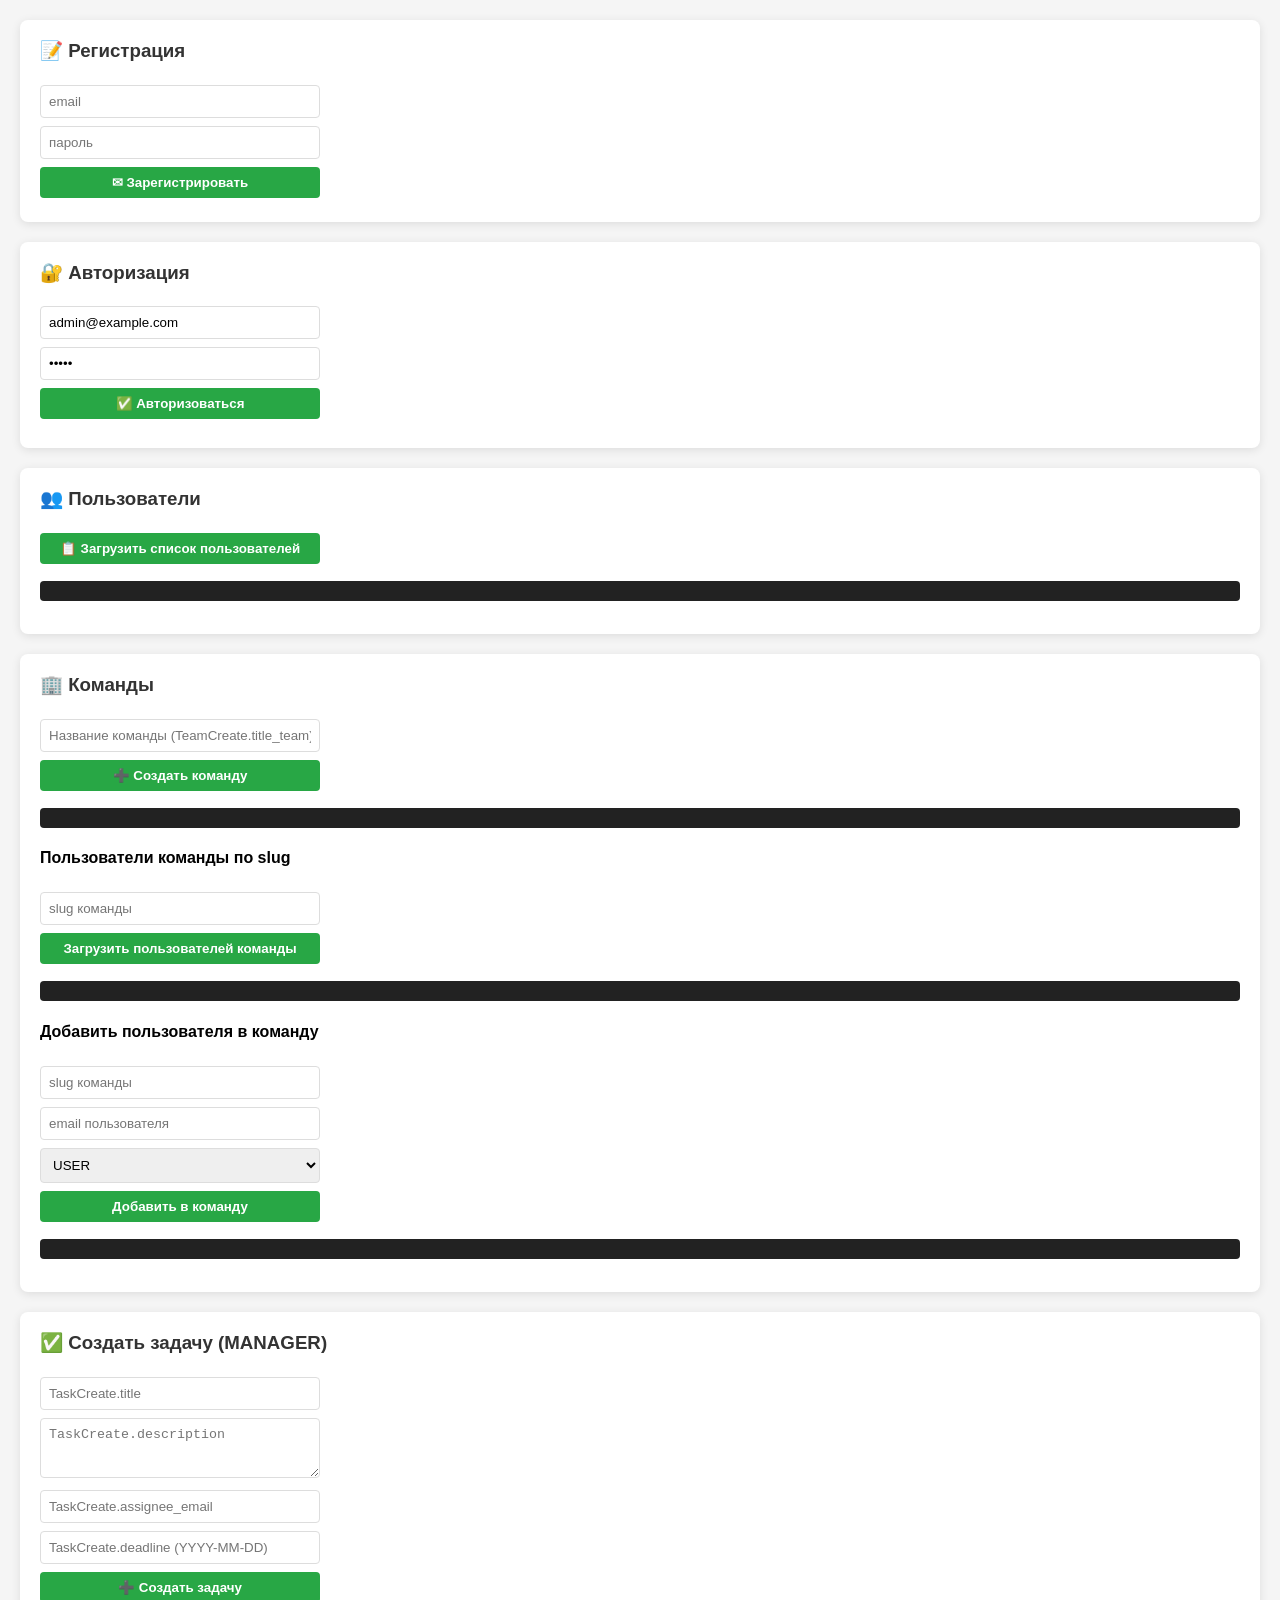
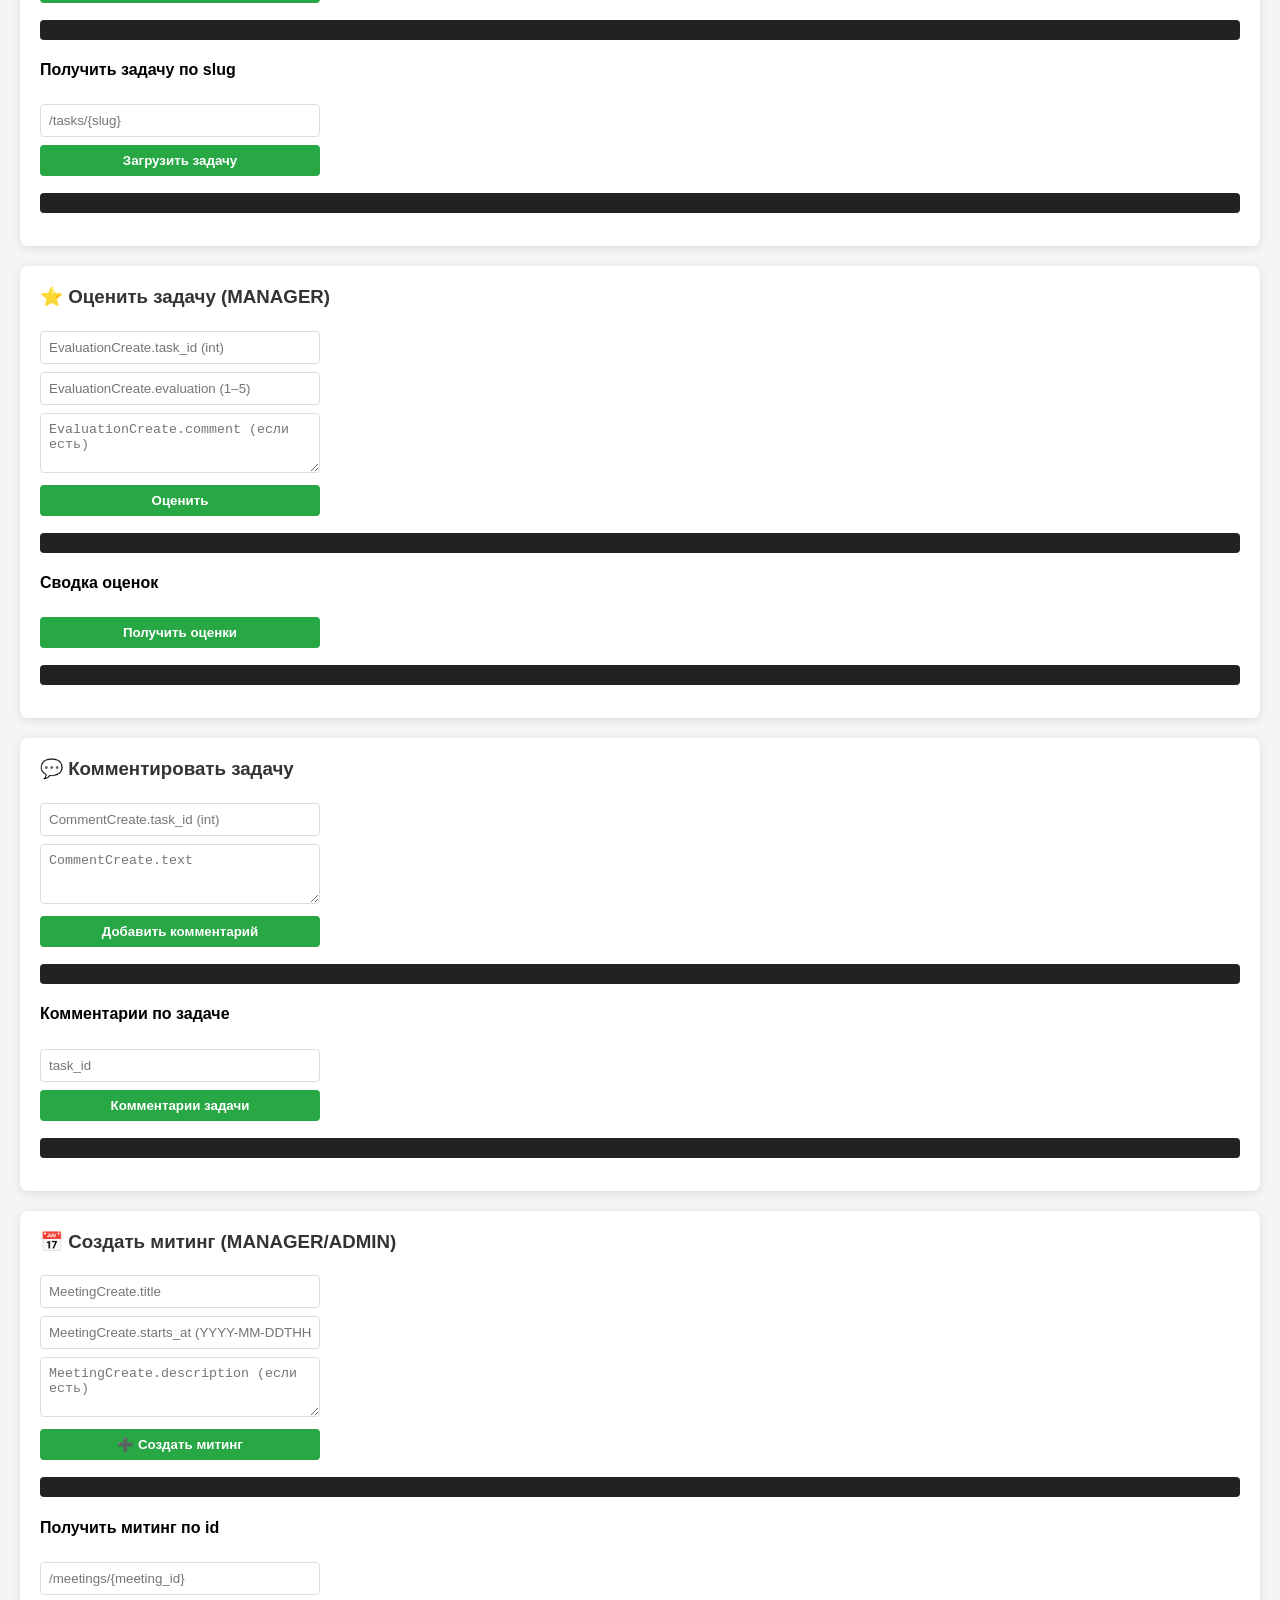
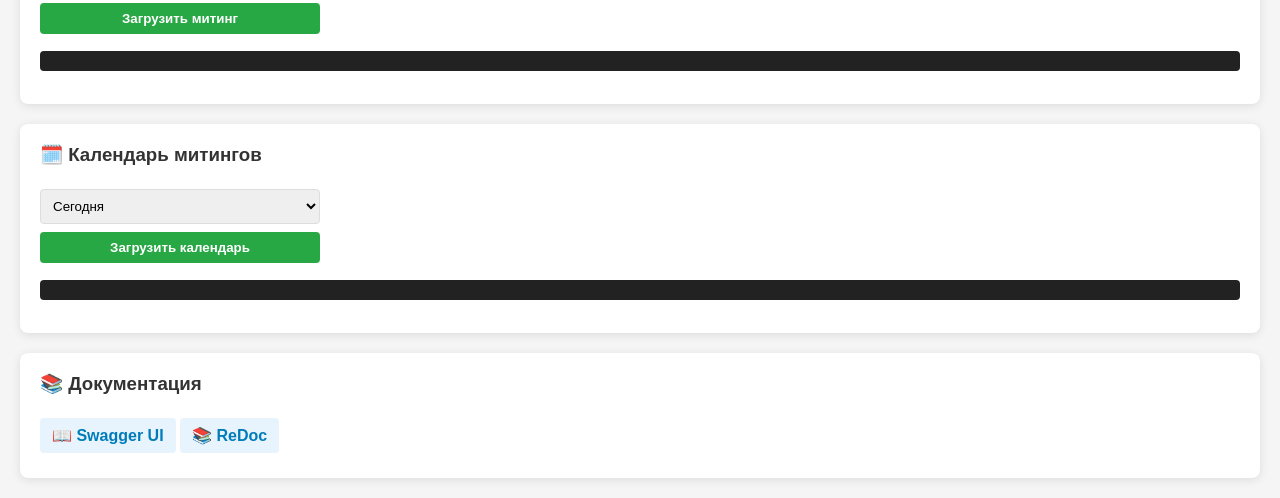
<file: frontend/index.html>
<!DOCTYPE html>
<html>
<head>
    <meta charset="UTF-8">
    <title>WorkPulse Мини‑панель</title>
    <style>
        body { font-family: Arial, sans-serif; margin: 20px; background: #f5f5f5; }
        .form {
            background: white;
            margin: 20px 0;
            padding: 20px;
            border-radius: 8px;
            box-shadow: 0 2px 10px rgba(0,0,0,0.1);
        }
        h3 { color: #333; margin-top: 0; }
        input, button, textarea, select {
            padding: 8px;
            margin: 4px 0;
            border: 1px solid #ddd;
            border-radius: 4px;
            width: 280px;
            box-sizing: border-box;
        }
        textarea { height: 60px; resize: vertical; }
        button {
            background: #28a745;
            color: white;
            border: none;
            cursor: pointer;
            font-weight: bold;
        }
        button:hover { background: #218838; }
        a {
            color: #007cba;
            text-decoration: none;
            font-weight: bold;
            padding: 8px 12px;
            background: #e8f4fd;
            border-radius: 4px;
            display: inline-block;
            margin: 5px 0;
        }
        a:hover { background: #d0e8ff; }
        #status { margin-top: 5px; font-size: 14px; }
        pre {
            max-height: 250px;
            overflow: auto;
            background: #222;
            color: #eee;
            padding: 10px;
            border-radius: 4px;
            font-family: Consolas, monospace;
            font-size: 13px;
        }
    </style>
</head>
<body>

<!-- РЕГИСТРАЦИЯ -->
<div class="form">
    <h3>📝 Регистрация</h3>
    <input id="reg_email" placeholder="email">
    <br>
    <input id="reg_password" type="password" placeholder="пароль">
    <br>
    <button type="button" onclick="registerUser()">✉ Зарегистрировать</button>
</div>

<!-- ЛОГИН -->
<div class="form">
    <h3>🔐 Авторизация</h3>
    <input id="login_username" value="admin@example.com" placeholder="email или username">
    <br>
    <input id="login_password" type="password" value="12345" placeholder="пароль">
    <br>
    <button type="button" onclick="login()">✅ Авторизоваться</button>
    <div id="status"></div>
</div>

<!-- ПОЛЬЗОВАТЕЛИ -->
<div class="form">
    <h3>👥 Пользователи</h3>
    <button type="button" onclick="loadUsers()">📋 Загрузить список пользователей</button>
    <pre id="users_output"></pre>
</div>

<!-- КОМАНДЫ -->
<div class="form">
    <h3>🏢 Команды</h3>
    <input id="team_title" placeholder="Название команды (TeamCreate.title_team)">
    <br>
    <button type="button" onclick="createTeam()">➕ Создать команду</button>
    <pre id="team_output"></pre>

    <h4>Пользователи команды по slug</h4>
    <input id="team_slug_users" placeholder="slug команды">
    <br>
    <button type="button" onclick="loadTeamUsers()">Загрузить пользователей команды</button>
    <pre id="team_users_output"></pre>

    <h4>Добавить пользователя в команду</h4>
    <input id="add_team_slug" placeholder="slug команды">
    <br>
    <input id="add_user_email" placeholder="email пользователя">
    <br>
    <select id="add_user_role">
        <option value="user">USER</option>
        <option value="manager">MANAGER</option>
    </select>
    <br>
    <button type="button" onclick="addUserToTeam()">Добавить в команду</button>
    <pre id="add_team_user_output"></pre>
</div>

<!-- ЗАДАЧИ -->
<div class="form">
    <h3>✅ Создать задачу (MANAGER)</h3>
    <input id="task_title" placeholder="TaskCreate.title">
    <br>
    <textarea id="task_description" placeholder="TaskCreate.description"></textarea>
    <br>
    <input id="task_assignee_email" placeholder="TaskCreate.assignee_email">
    <br>
    <input id="task_deadline" placeholder="TaskCreate.deadline (YYYY-MM-DD)">
    <br>
    <button type="button" onclick="createTask()">➕ Создать задачу</button>
    <pre id="task_output"></pre>

    <h4>Получить задачу по slug</h4>
    <input id="get_task_slug" placeholder="/tasks/{slug}">
    <br>
    <button type="button" onclick="loadTask()">Загрузить задачу</button>
    <pre id="get_task_output"></pre>
</div>

<!-- ОЦЕНКИ -->
<div class="form">
    <h3>⭐ Оценить задачу (MANAGER)</h3>
    <input id="eval_task_id" placeholder="EvaluationCreate.task_id (int)">
    <br>
    <input id="eval_score" placeholder="EvaluationCreate.evaluation (1–5)">
    <br>
    <textarea id="eval_comment" placeholder="EvaluationCreate.comment (если есть)"></textarea>
    <br>
    <button type="button" onclick="evaluateTask()">Оценить</button>
    <pre id="eval_output"></pre>

    <h4>Сводка оценок</h4>
    <button type="button" onclick="loadEvaluations()">Получить оценки</button>
    <pre id="evaluations_output"></pre>
</div>

<!-- КОММЕНТАРИИ -->
<div class="form">
    <h3>💬 Комментировать задачу</h3>
    <input id="comment_task_id" placeholder="CommentCreate.task_id (int)">
    <br>
    <textarea id="comment_text" placeholder="CommentCreate.text"></textarea>
    <br>
    <button type="button" onclick="commentTask()">Добавить комментарий</button>
    <pre id="comment_output"></pre>

    <h4>Комментарии по задаче</h4>
    <input id="comment_task_id_get" placeholder="task_id">
    <br>
    <button type="button" onclick="loadCommentsByTask()">Комментарии задачи</button>
    <pre id="comments_task_output"></pre>
</div>

<!-- МИТИНГИ -->
<div class="form">
    <h3>📅 Создать митинг (MANAGER/ADMIN)</h3>
    <input id="meeting_title" placeholder="MeetingCreate.title">
    <br>
    <input id="meeting_starts_at" placeholder="MeetingCreate.starts_at (YYYY-MM-DDTHH:MM)">
    <br>
    <textarea id="meeting_description" placeholder="MeetingCreate.description (если есть)"></textarea>
    <br>
    <button type="button" onclick="createMeeting()">➕ Создать митинг</button>
    <pre id="meeting_output"></pre>

    <h4>Получить митинг по id</h4>
    <input id="get_meeting_id" placeholder="/meetings/{meeting_id}">
    <br>
    <button type="button" onclick="loadMeeting()">Загрузить митинг</button>
    <pre id="get_meeting_output"></pre>
</div>

<!-- КАЛЕНДАРЬ -->
<div class="form">
    <h3>🗓️ Календарь митингов</h3>
    <select id="calendar_period">
        <option value="day">Сегодня</option>
        <option value="month">Месяц</option>
    </select>
    <br>
    <button type="button" onclick="loadCalendar()">Загрузить календарь</button>
    <pre id="calendar_output"></pre>
</div>

<div class="form">
    <h3>📚 Документация</h3>
    <a href="http://127.0.0.1:8001/docs" target="_blank">📖 Swagger UI</a>
    <a href="http://127.0.0.1:8001/redoc" target="_blank">📚 ReDoc</a>
</div>

<script>
    const API_BASE = 'http://127.0.0.1:8001';
    let accessToken = null;

    function setStatus(msg, ok=true) {
        const el = document.getElementById('status');
        el.textContent = msg;
        el.style.color = ok ? 'green' : 'red';
    }

    // REGISTRATION (fastapi-users: POST /auth/register)
    async function registerUser() {
        const email = document.getElementById('reg_email').value;
        const password = document.getElementById('reg_password').value;
        if (!email || !password) {
            setStatus('Введите email и пароль для регистрации', false);
            return;
        }
        try {
            const resp = await fetch(`${API_BASE}/auth/register`, {
                method: 'POST',
                headers: { 'Content-Type': 'application/json' },
                body: JSON.stringify({ email, password }),
            });
            const data = await resp.json().catch(() => ({}));
            console.log('register resp', resp.status, data);
            if (!resp.ok) {
                let msg = typeof data.detail === 'string'
                    ? data.detail
                    : JSON.stringify(data);
                setStatus(`Ошибка регистрации: ${msg}`, false);
                return;
            }
            setStatus('Пользователь зарегистрирован');
        } catch (e) {
            console.error(e);
            setStatus('Сетевая ошибка при регистрации', false);
        }
    }

    async function login() {
        const username = document.getElementById('login_username').value;
        const password = document.getElementById('login_password').value;

        const formData = new URLSearchParams();
        formData.append('username', username);
        formData.append('password', password);

        try {
            const resp = await fetch(`${API_BASE}/auth/jwt/login`, {
                method: 'POST',
                headers: { 'Content-Type': 'application/x-www-form-urlencoded' },
                body: formData.toString(),
            });

            let data = {};
            try { data = await resp.json(); } catch (_) { data = {}; }
            console.log('login resp', resp.status, data);

            if (!resp.ok) {
                let msg = '';
                if (typeof data.detail === 'string') msg = data.detail;
                else if (Array.isArray(data.detail))
                    msg = data.detail.map(d => `${d.msg || ''} (${d.loc ? d.loc.join('.') : ''})`).join('; ');
                else msg = JSON.stringify(data);
                setStatus(`Ошибка логина: ${msg}`, false);
                accessToken = null;
                return;
            }

            accessToken = data.access_token;
            if (!accessToken) {
                setStatus('Нет access_token в ответе', false);
                console.log('data:', data);
                return;
            }
            setStatus('Успешный логин');
        } catch (e) {
            console.error(e);
            setStatus('Сетевая ошибка', false);
        }
    }

    async function authedFetch(path, options = {}, outputId = null, successMsg = null) {
        if (!accessToken) {
            setStatus('Сначала залогинься', false);
            return null;
        }
        const headers = {
            'Authorization': `Bearer ${accessToken}`,
            ...(options.body ? { 'Content-Type': 'application/json' } : {}),
            ...(options.headers || {}),
        };
        try {
            const resp = await fetch(`${API_BASE}${path}`, {
                ...options,
                headers,
            });
            const data = await resp.json().catch(() => ({}));
            console.log(path, resp.status, data);

            if (!resp.ok) {
                let msg = typeof data.detail === 'string' ? data.detail : JSON.stringify(data);
                setStatus(`Ошибка: ${msg}`, false);
                if (outputId) document.getElementById(outputId).textContent = '';
                return null;
            }
            if (successMsg) setStatus(successMsg);
            if (outputId) document.getElementById(outputId).textContent = JSON.stringify(data, null, 2);
            return data;
        } catch (e) {
            console.error(e);
            setStatus('Сетевая ошибка', false);
            if (outputId) document.getElementById(outputId).textContent = '';
            return null;
        }
    }

    // USERS
    async function loadUsers() {
        await authedFetch('/users/all_users/', { method: 'GET' }, 'users_output', 'Список пользователей загружен');
    }

    // TEAMS
    async function createTeam() {
        const title = document.getElementById('team_title').value;
        if (!title) return setStatus('Введите название команды', false);
        await authedFetch('/team/create_team', {
            method: 'POST',
            body: JSON.stringify({ title_team: title }),
        }, 'team_output', 'Команда создана');
        document.getElementById('team_title').value = '';
    }

    async function loadTeamUsers() {
        const slug = document.getElementById('team_slug_users').value;
        if (!slug) return setStatus('Введите slug команды', false);
        await authedFetch(`/team/${slug}/users/`, { method: 'GET' }, 'team_users_output', 'Пользователи команды загружены');
    }

    async function addUserToTeam() {
        const slug = document.getElementById('add_team_slug').value;
        const email = document.getElementById('add_user_email').value;
        const role = document.getElementById('add_user_role').value;
        if (!slug || !email) return setStatus('Укажи slug команды и email', false);

        const params = new URLSearchParams({ user_email: email, role });
        await authedFetch(`/team/${slug}/users/add_user/?${params.toString()}`, {
            method: 'POST',
        }, 'add_team_user_output', 'Пользователь добавлен в команду');
    }

    // TASKS
    async function createTask() {
        const title = document.getElementById('task_title').value;
        const description = document.getElementById('task_description').value;
        const assigneeEmail = document.getElementById('task_assignee_email').value;
        const deadline = document.getElementById('task_deadline').value;

        if (!title || !assigneeEmail)
            return setStatus('Нужны title и assignee_email', false);

        const payload = {
            title,
            description,
            assignee_email: assigneeEmail,
            deadline: deadline || null,
        };
        await authedFetch('/tasks/create_task', {
            method: 'POST',
            body: JSON.stringify(payload),
        }, 'task_output', 'Задача создана');
    }

    async function loadTask() {
        const slug = document.getElementById('get_task_slug').value;
        if (!slug) return setStatus('Укажи slug задачи', false);
        await authedFetch(`/tasks/${slug}`, { method: 'GET' }, 'get_task_output', 'Задача загружена');
    }

    // EVALUATIONS
    async function evaluateTask() {
        const taskId = document.getElementById('eval_task_id').value;
        const score = document.getElementById('eval_score').value;
        const comment = document.getElementById('eval_comment').value;

        if (!taskId || !score)
            return setStatus('Нужны task_id и оценка', false);

        const payload = {
            task_id: Number(taskId),
            evaluation: Number(score),
            comment: comment || null,
        };
        await authedFetch('/evaluations/create_evaluation', {
            method: 'POST',
            body: JSON.stringify(payload),
        }, 'eval_output', 'Оценка сохранена');
    }

    async function loadEvaluations() {
        await authedFetch('/evaluations/get_evaluations', { method: 'GET' }, 'evaluations_output', 'Оценки загружены');
    }

    // COMMENTS
    async function commentTask() {
        const taskId = document.getElementById('comment_task_id').value;
        const text = document.getElementById('comment_text').value;
        if (!taskId || !text) return setStatus('Нужны task_id и текст комментария', false);

        const payload = {
            task_id: Number(taskId),
            text: text,
        };
        await authedFetch('/comments/create_comment', {
            method: 'POST',
            body: JSON.stringify(payload),
        }, 'comment_output', 'Комментарий добавлен');
    }

    async function loadCommentsByTask() {
        const taskId = document.getElementById('comment_task_id_get').value;
        if (!taskId) return setStatus('Нужен task_id', false);

        await authedFetch(`/comments/tasks/${taskId}`, { method: 'GET' }, 'comments_task_output', 'Комментарии загружены');
    }

    // MEETINGS
    async function createMeeting() {
        const title = document.getElementById('meeting_title').value;
        const startsAt = document.getElementById('meeting_starts_at').value;
        const descr = document.getElementById('meeting_description').value;

        if (!title || !startsAt)
            return setStatus('Нужны title и starts_at', false);

        const payload = {
            title,
            starts_at: startsAt,
            description: descr || null,
        };
        await authedFetch('/meetings/create_meeting', {
            method: 'POST',
            body: JSON.stringify(payload),
        }, 'meeting_output', 'Митинг создан');
    }

    async function loadMeeting() {
        const id = document.getElementById('get_meeting_id').value;
        if (!id) return setStatus('Нужен meeting_id', false);
        await authedFetch(`/meetings/${id}`, { method: 'GET' }, 'get_meeting_output', 'Митинг загружен');
    }

    // CALENDAR
    async function loadCalendar() {
        const period = document.getElementById('calendar_period').value;
        await authedFetch(`/calendar/?period=${period}`, { method: 'GET' }, 'calendar_output', 'Календарь загружен');
    }
</script>

</body>
</html>
</file>
